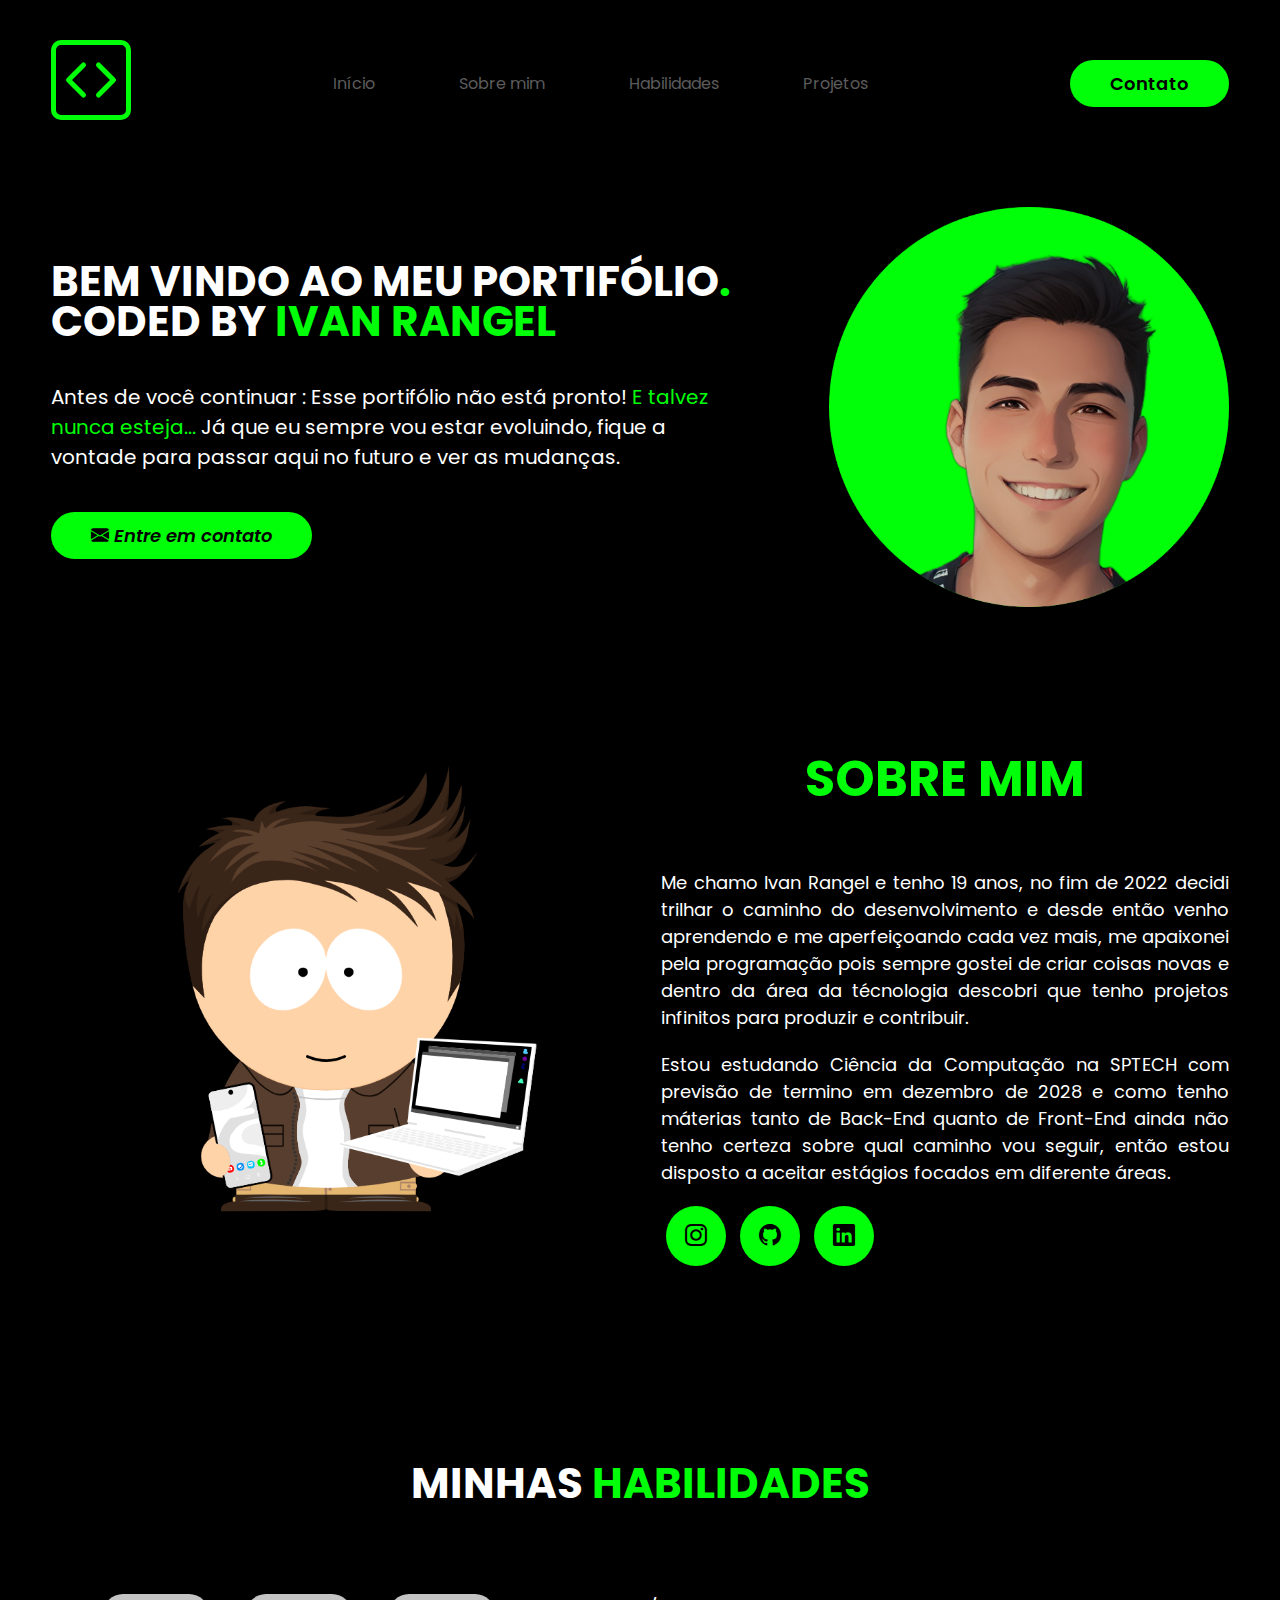
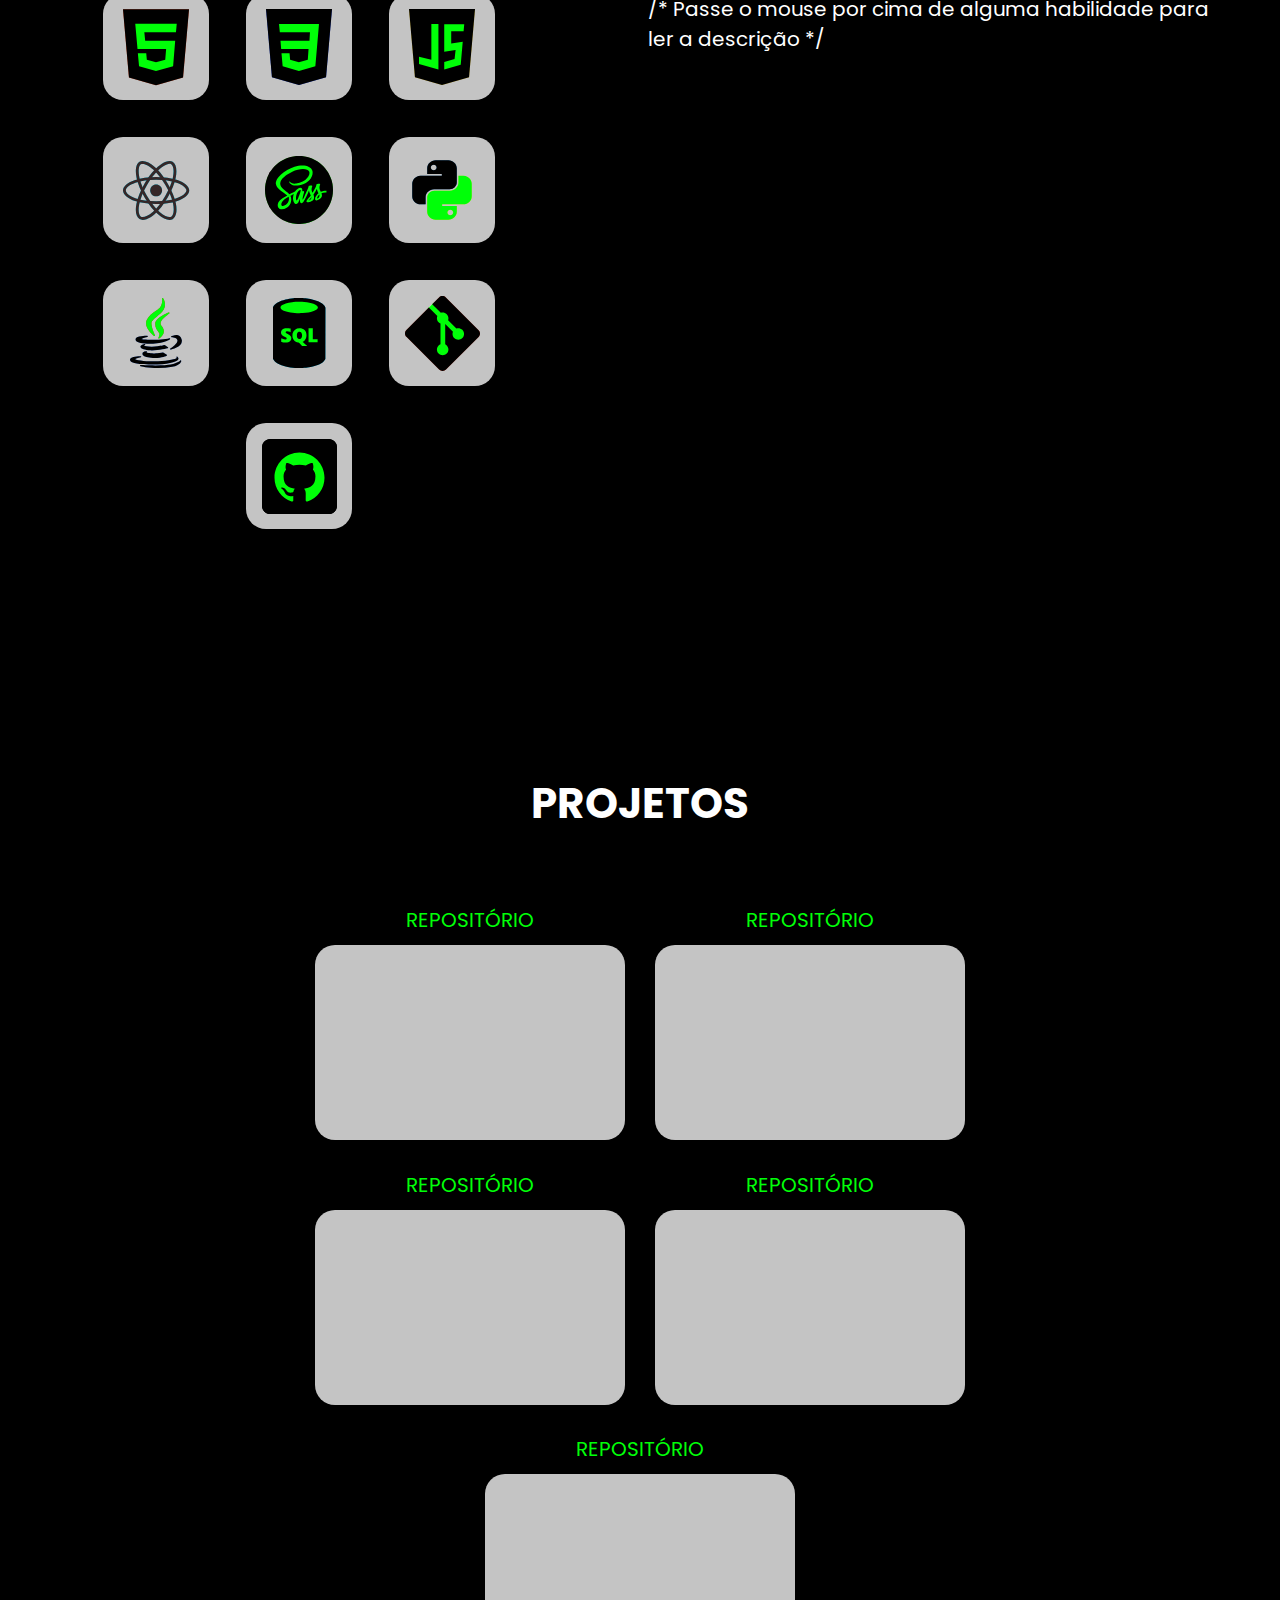
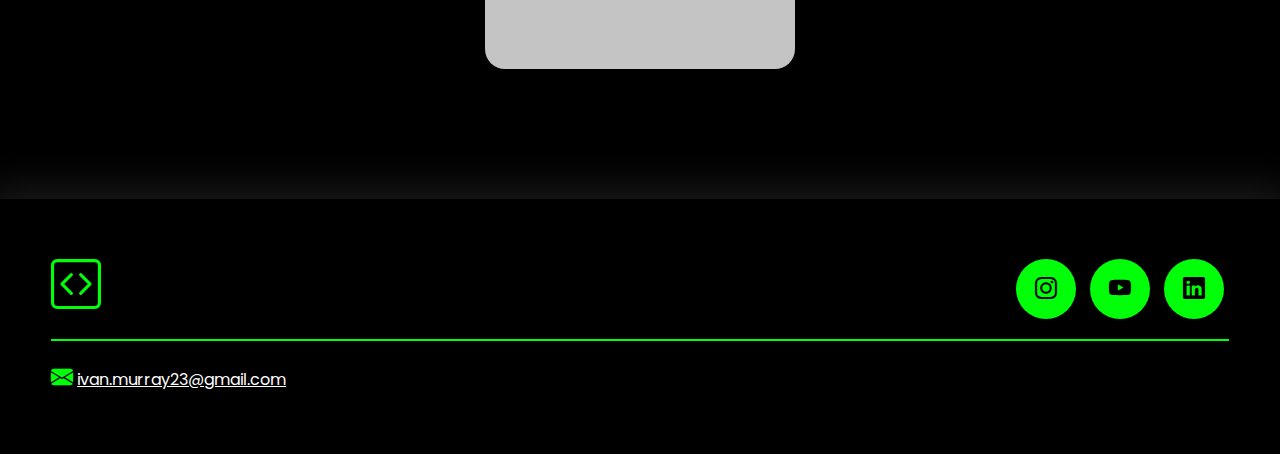
<file: index.html>
<!DOCTYPE html>
<html lang="pt-br">
<head>
    <meta charset="UTF-8">
    <meta name="viewport" content="width=device-width, initial-scale=1.0">
    <link rel="preconnect" href="https://fonts.googleapis.com">
    <link rel="preconnect" href="https://fonts.gstatic.com" crossorigin>
    <link href="https://fonts.googleapis.com/css2?family=Poppins:ital,wght@0,100;0,200;0,300;0,400;0,500;0,600;0,700;0,800;0,900;1,100;1,200;1,300;1,400;1,500;1,600;1,700;1,800;1,900&display=swap" rel="stylesheet">
    <link rel="stylesheet" href="https://cdn.jsdelivr.net/npm/bootstrap-icons@1.10.5/font/bootstrap-icons.css">
    <link rel="stylesheet" href="style.css">
    <link rel="stylesheet" href="habilidades.css">
    <link rel="stylesheet" href="projetos.css">
    <link rel="icon" type="image/x-icon" href="/images/icon.png">
    <script src="menu.js" defer></script>
    <script src="habilidades.js" defer></script>

    <title>Portifólio | Ivan Rangel</title>
</head>
<body>
    
    <header>
        <div class="interface">
            <div class="logo">
                <a href="https://github.com/Ivanrangelpm" target="_blank">
                    <img src="images/code2.svg" alt="Meu github">
                </a>
            </div><!--logo-->

            <nav class="menu-desktop">
                <ul>
                    <li><a href="#inicio">Início</a></li>
                    <li><a href="#sobre-mim">Sobre mim</a></li>
                    <li><a href="#habilidades">Habilidades</a></li>
                    <li><a href="#projetos">Projetos</a></li>
                   
                </ul>
            </nav>

            <div class="btn-contato">
                <a href="#contato">
                    <button>Contato</button>
                </a>
            </div><!--btn-contato-->

            <div class="btn-abrir-menu" id="btn-menu">
                <i class="bi bi-list"></i>
            </div>

            <div class="menu-mobile" id="menu-mobile">
                <div class="btn-fechar">
                    <i class="bi bi-x-lg"></i>
                </div>

                <nav>
                    <ul>
                        <li><a href="#inicio">Início</a></li>
                        <li><a href="#sobre-mim">Sobre</a></li>
                        <li><a href="#especialidades">Habilidades</a></li>
                        <li><a href="#projetos">Projetos</a></li>
                        <li><a href="#contato">Contato</a></li>
                    </ul>
                </nav>

            </div><!--menu-mobile-->
            <div class="overlay-menu" id="overlay-menu"></div>
        </div><!--interface-->
    </header>

    <main>
        <section id="inicio" class="topo-do-site">
            <div class="interface">
                <div class="flex">
                    <div class="txt-topo-site">
                        <h1>BEM VINDO AO MEU PORTIFÓLIO<span>.</span></h1>
                        <h1>CODED BY <span>    IVAN RANGEL</span></h1>
                        <p>Antes de você continuar : Esse portifólio não está pronto!<span> E talvez nunca esteja... </span>Já que eu sempre vou estar evoluindo, fique a vontade para passar aqui no futuro e ver as mudanças.</p>

                        <div class="btn-contato">
                            <a href="mailto:ivan.murray23@gmail.com" target="_blank">
                                <button><i class="bi bi-envelope-fill"> Entre em contato</i></button>
                            </a>
                        </div>
                    </div><!--txt-topo-site-->

                    <div class="img-topo-site">
                        <img src="images/fotosobremim.png" alt="">
                    </div><!--img-topo-site-->
                </div><!--flex-->
            </div><!--interface-->
        </section><!--topo-do-site-->


        <section id="sobre-mim" class="sobre">
            <div class="interface">
                <div class="flex">
                    <div class="img-sobre">
                        <img src="images/avatar.png" alt="">
                    </div><!--img-sobre-->

                    <div class="txt-sobre">
                        <h2>SOBRE MIM</h2>
                        <p>Me chamo Ivan Rangel e tenho 19 anos, no fim de 2022 decidi trilhar o caminho do desenvolvimento e desde então venho aprendendo e me aperfeiçoando cada vez mais, me apaixonei pela programação pois sempre gostei de criar coisas novas e dentro da área da técnologia descobri que tenho projetos infinitos
                        para produzir e contribuir.</p>
                        <p>Estou estudando Ciência da Computação na SPTECH com previsão de termino em dezembro de 2028 e 
                            como tenho máterias tanto de Back-End quanto de Front-End ainda não tenho certeza sobre qual caminho vou
                            seguir, então estou disposto a aceitar estágios focados em diferente áreas.
                            </p>
                        <div class="btn-social">
                            <a href="https://www.instagram.com/ivan.murraysp/" target="_blank"><button><i class="bi bi-instagram"></i></button></a>
                            <a href="https://github.com/Ivanrangelpm" target="_blank"><button><i class="bi bi-github"></i></button></a>
                            <a href="https://www.linkedin.com/in/ivanrpm/" target="_blank"><button><i class="bi bi-linkedin"></i></button></a>
                        </div><!--btn-social-->
                    </div><!--txt-sobre-->
                </div><!--flex-->
            </div><!--interface-->
        </section><!--sobre-->
        <section id="habilidades">
            <div class="centralizador">
                <div class="habilidades-pd">
                    <h2 class="project"> MINHAS <span>HABILIDADES </span></h2>
                    <div class="skills-descricao">
                        <div class="conteiner-skills">
                            <div class="skill-box skill1 html-skill">
                                <img
                                    class="icones-habilidades"
                                    src="/images/html.svg"
                                    alt="html-icon"
                                />
                            </div>
                            <div class="skill-box skill2 css-skill">
                                <img
                                    class="icones-habilidades"
                                    src="/images/css.svg"
                                    alt="css-icon"
                                />
                            </div>
                            <div class="skill-box skill3 js-skill">
                                <img
                                    class="icones-habilidades"
                                    src="/images/js.svg"
                                    alt="js-icon"
                                />
                            </div>
                            <div class="skill-box skill7">
                                <img
                                    class="icones-habilidades"
                                    src="/images/react.svg"
                                    alt="react-icon"
                                />
                            </div>
                            <div class="skill-box skill13 sass-skill">
                                <img
                                    class="icones-habilidades"
                                    src="/images/sass.svg"
                                    alt="sass-icon"
                                />
                            </div>
                            <div class="skill-box skill11"> <img class="icones-habilidades" src="/images/python.svg" alt="python-icon"> </div> 

                            <div class="skill-box skill6"> <img class="icones-habilidades" src="/images/java.svg" alt="java-icon"> </div>
                        
                            <div class="skill-box skill8"> <img class="icones-habilidades" src="/images/sql.svg" alt="sql-icon"> </div> 
                        

                            <div class="skill-box skill9 git-skill">
                                <img
                                    class="icones-habilidades"
                                    src="/images/git.svg"
                                    alt="git-icon"
                                />
                            </div>
                            <div class="skill-box skill10 github-skill">
                                <img
                                    class="icones-habilidades"
                                    src="/images/github.svg"
                                    alt="github-icon"
                                />
                            </div>
                            
                        </div>
                        <div class="conteiner-descricao">
                            <p class="texto-descricao">
                                /* Passe o mouse por cima de alguma
                                habilidade para ler a descrição */
                            </p>
                        </div>
                    </div>
                </div>
            </div>
        </section>

        <section id="projetos">
            <div class="centralizador projetos">
                <h2 class="project">PROJETOS</h2>
                <div class="projetos-itens">
                    <div class="cx-link">
                        <a class="rep-link" href="https://github.com/Ivanrangelpm/BikeLock" target="_blank">REPOSITÓRIO</a>
                        <a class="link-projeto" href="https://bike-lock.vercel.app/" target="_blank">
                            <div class="pro bikelock">
                                
                            </div>
                        </a>
                    </div>

                    <div class="cx-link">
                        <a class="rep-link" href="https://github.com/Ivanrangelpm/spa-react" target="_blank">REPOSITÓRIO</a>
                        <a class="link-projeto" href="https://spa-react-sigma.vercel.app/" target="_blank">
                            <div class="pro react-rotas">
                                
                            </div>
                        </a>
                    </div>
                    <div class="cx-link">
                        <a class="rep-link" href="https://github.com/Ivanrangelpm/jogoDaVelha" target="_blank">REPOSITÓRIO</a>
                        <a class="link-projeto" href="https://github.com/Ivanrangelpm/jogoDaVelha" target="_blank">
                            <div class="pro jogoDaVelha">
                                
                            </div>
                        </a>
                    </div>
                    <div class="cx-link">
                        <a class="rep-link" href="https://github.com/Ivanrangelpm/LivrariaJavaSQL" target="_blank">REPOSITÓRIO</a>
                        <a class="link-projeto" href="https://github.com/Ivanrangelpm/LivrariaJavaSQL" target="_blank">
                            <div class="pro livrariaJava">
                                
                            </div>
                        </a>
                    </div>
                    <div class="cx-link">
                        <a class="rep-link" href="https://github.com/Ivanrangelpm/ProjetoFornecedoresSQL" target="_blank">REPOSITÓRIO</a>
                        <a class="link-projeto" href="https://github.com/Ivanrangelpm/ProjetoFornecedoresSQL" target="_blank">
                            <div class="pro fornecedoresSQL">
                                
                            </div>
                        </a>
                    </div>
                </div>

                </div>
            </div>
        </section>

    </main>

    <footer id="contato">
        <div class="interface">
            <div class="line-footer">
                <div class="flex">
                    <div class="logo-footer">
                        <img src="images/code.svg" alt="Logotipo Agência BRN">
                    </div><!--logo-footer-->
                    <div class="btn-social">
                        <a href="#"><button><i class="bi bi-instagram"></i></button></a>
                        <a href="#"><button><i class="bi bi-youtube"></i></button></a>
                        <a href="https://www.linkedin.com/in/ivanrpm/" target="_blank"><button><i class="bi bi-linkedin"></i></button></a>
                    </div><!--btn-social-->
                </div>
            </div><!--line-footer-->

            <div class="line-footer borda">
                <p><i class="bi bi-envelope-fill"></i> <a href="mailto:ivan.murray23@gmail.com">ivan.murray23@gmail.com</a></p>
            </div><!--line-footer-->
        </div><!--interface-->
    </footer>

</body>
</html>
</file>
<file: style.css>
/* ESTILO GERAL */
* {
    margin: 0;
    padding: 0;
    box-sizing: border-box;
    font-family: 'Poppins', sans-serif;
}

body {
    background-color: #000;
    height: 100vh;
}

.interface {
    max-width: 1280px;
    margin: 0 auto;
}

.flex {
    display: flex;
}

.btn-contato button {
    padding: 10px 40px;
    font-size: 18px;
    font-weight: 600;
    background-color: #00FF08;
    border: 0;
    border-radius: 30px;
    cursor: pointer;
    transition: .2s;
}

h2.titulo {
    color: #fff;
    font-size: 38px;
    text-align: center;
}

h2.titulo span {
    color: #00FF08;
}

button:hover,
form .btn-enviar input:hover {
    box-shadow: 0px 0px 8px #00ff08;
    transform: scale(1.05);
}

/* ESTILO DO CABEÇALHO */
header {
    padding: 40px 4%;
}

header .logo img{
    width: 80px;
}

header>.interface {
    display: flex;
    align-items: center;
    justify-content: space-between;
}

header a {
    color: #5c5c5c;
    text-decoration: none;
    display: inline-block;
    transition: .2s;
}

header nav.menu-desktop a:hover {
    color: #fff;
    transform: scale(1.05);
}

header nav ul {
    list-style-type: none;
}

header nav.menu-desktop ul li {
    display: inline-block;
    padding: 0 40px;
}

/* ESTILO DO MENU MOBILE */

.btn-abrir-menu{
    display: none;
}

.btn-abrir-menu i{
    color: #00FF08;
    font-size: 40px;
}

.menu-mobile{
    background-color: #000;
    height: 100vh;
    position: fixed;
    top: 0;
    right: 0;
    z-index: 99999;
    width: 0%;
    overflow: hidden;
    transition: .5s;
}

.menu-mobile.abrir-menu{
    width: 70%;
}

.menu-mobile.abrir-menu ~ .overlay-menu{
    display: block;
}


.menu-mobile .btn-fechar{
    padding: 20px 5%;
}

.menu-mobile .btn-fechar i{
    color: #00FF08;
    font-size: 30px;
}

.menu-mobile nav ul{
    text-align: right;
}

.menu-mobile nav ul li a{
    color: #fff;
    font-size: 20px;
    font-weight: 300;
    padding: 20px 8%;
    display: block;
}   

.menu-mobile nav ul li a:hover{
    background-color: #00FF08;
    color: #000;
}

.overlay-menu{
    background-color: #000000df;
    width: 100%;
    height: 100%;
    position: fixed;
    top: 0;
    left: 0;
    z-index: 88888;
    display: none;
}

/* ESTILO DO TOPO DO SITE */
section.topo-do-site {
    padding: 40px 4%;
}

section.topo-do-site .flex {
    align-items: center;
    justify-content: center;
    gap: 90px;
}

.topo-do-site h1 {
    color: #fff;
    font-size: 42px;
    line-height: 40px;
}

.topo-do-site .txt-topo-site h1 span {
    color: #00FF08;
}

.topo-do-site .txt-topo-site p {
    color: #fff;
    margin: 40px 0;
    font-size: 20px;
}

.topo-do-site .txt-topo-site p span{
    color: #00FF08;
}

.topo-do-site .img-topo-site img {
    position: relative;
    animation: flutuar 2s ease-in-out infinite alternate;
    width: 400px;
}


@keyframes flutuar {
    0% {
        top: 0;
    }

    100% {
        top: 30px;
    }
}

/* ESTILO DAS ESPECIALIDADES */
section.especiliadades {
    padding: 40px 4%;
}

section.especiliadades .flex {
    gap: 60px;
}

.especiliadades .especialidades-box {
    color: #fff;
    padding: 40px;
    border-radius: 20px;
    margin-top: 45px;
    transition: .2s;
}

.especiliadades .especialidades-box:hover {
    transform: scale(1.05);
    box-shadow: 0 0 20px #ffffff78;
}

.especiliadades .especialidades-box i {
    font-size: 70px;
    color: #00FF08;
}

.especiliadades .especialidades-box h3 {
    font-size: 28px;
    margin: 15px 0;
}

/* ESTILO DO SOBRE */
section.sobre {
    padding: 80px 4%;
}

section.sobre .flex {
    align-items: center;
    gap: 60px;
}

.img-sobre img{
    width: 550px;
}

.sobre .txt-sobre {
    color: #fff;
}

.sobre .txt-sobre h2 {
    color: #00FF08;
    font-size: 50px;
    line-height: 40px;
    margin-bottom: 70px;
    text-align: center;
}

.sobre .txt-sobre p {
    margin: 20px 0;
    font-size: 18px;
    text-align: justify;
}

.btn-social button {
    width: 60px;
    height: 60px;
    border-radius: 50%;
    border: none;
    background-color: #00FF08;
    font-size: 22px;
    cursor: pointer;
    margin: 0 5px;
    transition: .2s;
}

/* ESTILO DO PORTFÓLIO */
section.portfolio {
    padding: 80px 4%;
    box-shadow: 0 0 40px 10px #ffffff1d;
}

section.portfolio .flex {
    justify-content: space-around;
    margin-top: 60px;
}

.img-port {
    width: 360px;
    height: 460px;
    background-size: cover;
    background-position: 100% 0%;
    transition: 8s;
    cursor: pointer;
    border-radius: 40px;
    position: relative;
}

.img-port:hover {
    background-position: 100% 100%;
}

.overlay {
    position: absolute;
    top: 0;
    left: 0;
    width: 100%;
    height: 100%;
    background-color: #000000b8;
    border-radius: 40px;
    display: flex;
    align-items: center;
    justify-content: center;
    font-size: 24px;
    font-weight: 600;
    color: #fff;
    opacity: 0;
    transition: .5s;
}

.overlay:hover {
    opacity: 1;
}

/* ESTILO DO FORMULÁRIO DE CONTATO */
section.formulario {
    padding: 80px 4%;
}

form {
    max-width: 500px;
    margin: 0 auto;
    display: flex;
    justify-content: center;
    flex-direction: column;
    gap: 10px;
    margin-top: 40px;
}

form input,
form textarea {
    width: 100%;
    background-color: #242424;
    border: 0;
    outline: 0;
    padding: 20px 15px;
    border-radius: 15px;
    color: #fff;
    font-size: 18px;
}

form textarea {
    resize: none;
    max-height: 200px;
}

form .btn-enviar {
    margin-top: 20px;
    text-align: center;
}

form .btn-enviar input {
    width: 120px;
    background-color: #00FF08;
    color: #000;
    font-weight: 700;
    cursor: pointer;
    transition: .2s;
}

/* ESTILO DO RODAPÉ */

footer {
    padding: 40px 4%;
    box-shadow: 0 0 40px 10px #ffffff1d;
}

footer .flex {
    justify-content: space-between;
}

footer .line-footer {
    padding: 20px 0;
}

.borda {
    border-top: 2px solid #00FF08;
}

footer .line-footer p i {
    color: #00FF08;
    font-size: 22px;
}

footer .line-footer p a {
    color: #fff;
}

@media screen and (max-width: 1020px) {

    /* CLASSES GERAIS */
    .flex {
        flex-direction: column;
    }

    .topo-do-site .flex{
        flex-direction: column-reverse;
    }

    h2.titulo {
        font-size: 34px;
        line-height: 30px;
    }

    /* CABEÇALHO */
    .menu-desktop,
    .btn-contato {
        display: none;
    }

    /* TOPO DO SITE */

    section.topo-do-site .flex {
        gap: 40px;
    }

    section.topo-do-site {
        padding: 20px 8%;
    }

    .topo-do-site h1 {
        font-size: 30px;
    }

    .topo-do-site .img-topo-site img {
        width: 60%;
    }

    /* ESPECIALIDADES */
    section.especiliadades {
        padding: 40px 8%;
    }

    /* SOBRE */
    section.sobre {
        padding: 80px 8%;
    }

    .sobre .txt-sobre h2 {
        font-size: 34px;
        line-height: 35px;
        text-align: center;
    }
    
    .btn-social{
        text-align: center;
    }

    .img-sobre img{
        width: 100%;
    }

    /* PORTFÓLIO */
    section.portfolio {
        padding: 80px 8%;
    }

    .img-port {
        width: 100%;
        max-width: 360px;
        margin: 0 auto;
    }
    
    section.portfolio .flex {
       gap: 60px;
    }

    /* RODAPÉ */
    footer .flex {
        flex-direction: column;
        gap: 30px;
    }

    footer .line-footer {
        text-align: center;
    }
}
</file>
<file: habilidades.css>
#habilidades {
    background-color: #000;
    margin-bottom: 80px;
}

.habilidades-pd {
    padding-top: 93px;
}

.habilidades-pd h2 { 
    text-align: center;
    padding-bottom: 90px;
    color: #fff;
    font-size: 42px;
    line-height: 40px;
}

.habilidades-pd h2 span{
    color: #00FF08;
}

.skills-descricao {
    display: flex;
    flex-wrap: wrap;
    justify-content: space-evenly;
    gap:50px;
    padding-bottom: 70px;
}

.conteiner-skills {
    display: flex;
    justify-content: center;
    flex-wrap: wrap;
    gap: 37px;
    max-width: 38%;
}

.skill-box {
    height: 106px;
    width: 106px;
    background-color: #C4C4C4;
    border-radius: 20px;
    display: flex;
    justify-content: center;
    align-items: center;
    cursor: pointer;
    background-repeat: no-repeat;
    background-position: center;
    transition: ease 0.3s;
}

.skill-box:hover {
    background-color: white;
    transform: scale(1.05);
}

.conteiner-descricao {
    color: white;
    font-family: 'Quando', serif;
    font-size: 20px;
    /* min-width: 40%;
    max-width: 45%; */
    width: 45%;
}

@media (max-width:1200px) {

    .conteiner-descricao {
        height: 200px;
    }

    #habilidades {
        display: flex;
        justify-content: center;
    }

    .skills-descricao {
        display: flex;
        flex-direction: column-reverse;
        /* width: 535px; */
        margin: 0 auto;
        gap:50px;
        padding-bottom: 70px;
        align-items: center;
    }

    .skills-descricao p {
        text-align: center;
    }

}
@media (max-width:950px) {
    .conteiner-skills {
        display: flex;
        justify-content: center;
        flex-wrap: wrap;
        gap: 37px;
        max-width: 300px;
    }

    .conteiner-descricao {
        max-width: 300px;
        margin-bottom: 240px;
    }

}

.skill-box .icones-habilidades {
    transition: ease-in-out 0.3s;
}

.skill-box:hover .icones-habilidades {
    opacity: 0;
}

.skill1{
    background-image: url(/images/html2.svg);
}

.skill2 {
    background-image: url(/images/css2.svg);
}

.skill3 {
    background-image: url(/images/js2.svg);
}

.skill4 {
    background-image: url(/images/node2.svg);
}

.skill5 {
    background-image: url(/images/php2.svg);
}

.skill6 {
    background-image: url(/images/java2.svg);
}

.skill7 {
    background-image: url(/images/react2.svg);
}

.skill8 {
    background-image: url(/images/sql2.svg);
}

.skill9 {
    background-image: url(/images/git2.svg);
}


.skill10 {
    background-image: url(/images/github2.svg);
}

.skill11 {
    background-image: url(/images/python2.svg);
}

.skill12 {
    background-image: url(/images/typescript2.svg);
}

.skill13 {
    background-image: url(/images/sass2.svg);
}

#fundo {
    fill: red;
}
</file>
<file: projetos.css>
#projetos {
    background-color: #000;
}

.bikelock {
    background-image: url(https://cdn.discordapp.com/attachments/1130531324290138163/1158154608548519966/image.png);
    background-size: cover;
}

.react-rotas{
    background-image: url(https://cdn.discordapp.com/attachments/1130531324290138163/1158162051500343347/image.png);
    background-size: cover;
}

.jogoDaVelha{
    background-image: url(https://cdn.discordapp.com/attachments/1130531324290138163/1158164865270153296/image.png);
    background-size: cover; 
}

.livrariaJava{
    background-image: url(https://cdn.discordapp.com/attachments/1130531324290138163/1158171771728576592/image.png);
    background-size: cover; 
}

.fornecedoresSQL{
    background-image: url(https://cdn.discordapp.com/attachments/1130531324290138163/1158173825075269663/image.png);
    background-size: cover; 
}

.projetos {
    display: flex;
    flex-direction: column;
    align-items: center;
    padding-top: 93px;
    margin-bottom: 130px;
}



.projetos h2, .projetos a {
    text-align: center;
}

.projetos h2 {
    color: #fff;
    font-size: 42px;
    padding-bottom: 70px;
}

.cx-link{
    display: flex;
    flex-direction: column;
}

.rep-link{
    color: #00FF08;
    text-decoration: none;
    font-size: 20px;
    margin-bottom: 10px;
}

.rep-link:hover{
    color: #0b8b0f;
}

.github-link {
    margin: 0 auto;
    padding-top: 35px;
    padding-bottom: 93px;
    display: flex;
    flex-wrap: wrap;
    flex-direction: column;
    align-items: center;
    gap: 35px;
}

.projetos .link-projeto {
    display: inline;
}

.pro {
    background-color: #C4C4C4;
    height: 195px;
    width: 310px;
    border-radius: 20px;
    display: flex;
    align-items: center;
    justify-content: center;
    cursor: pointer;
    overflow: hidden;
    transition: ease-in-out 0.3s;
}

.pro div p {
    font-family: 'Fira Sans', sans-serif;
    font-size: 20px;
    color: #C4C4C4;
}

.pro:hover {
    letter-spacing: 5px;
}

.pro div {
    background-color: #705656;
    width: 1000px;
    text-align: center;
    padding: 5% 0;
    transform: rotate(-50deg);
}

.escondido {
    opacity: 0;
    display: none;
    transition: 1000ms;
}

.projetos-itens {
    display: flex;
    flex-wrap: wrap;
    gap: 29.5px;
    width: 60%;
    justify-content: center;
}

@media (max-width:1200px) {
  .projetos{
      text-align: center;
      display: flex;
      flex-direction: column;
  }

  #projetos {
      display: flex;
      justify-content: center;
  }

  .projetos-itens {
      flex-direction: column;
  }

}
@media (max-width:950px) {
    .pro {
        max-width: 300px;
    }

}
</file>
